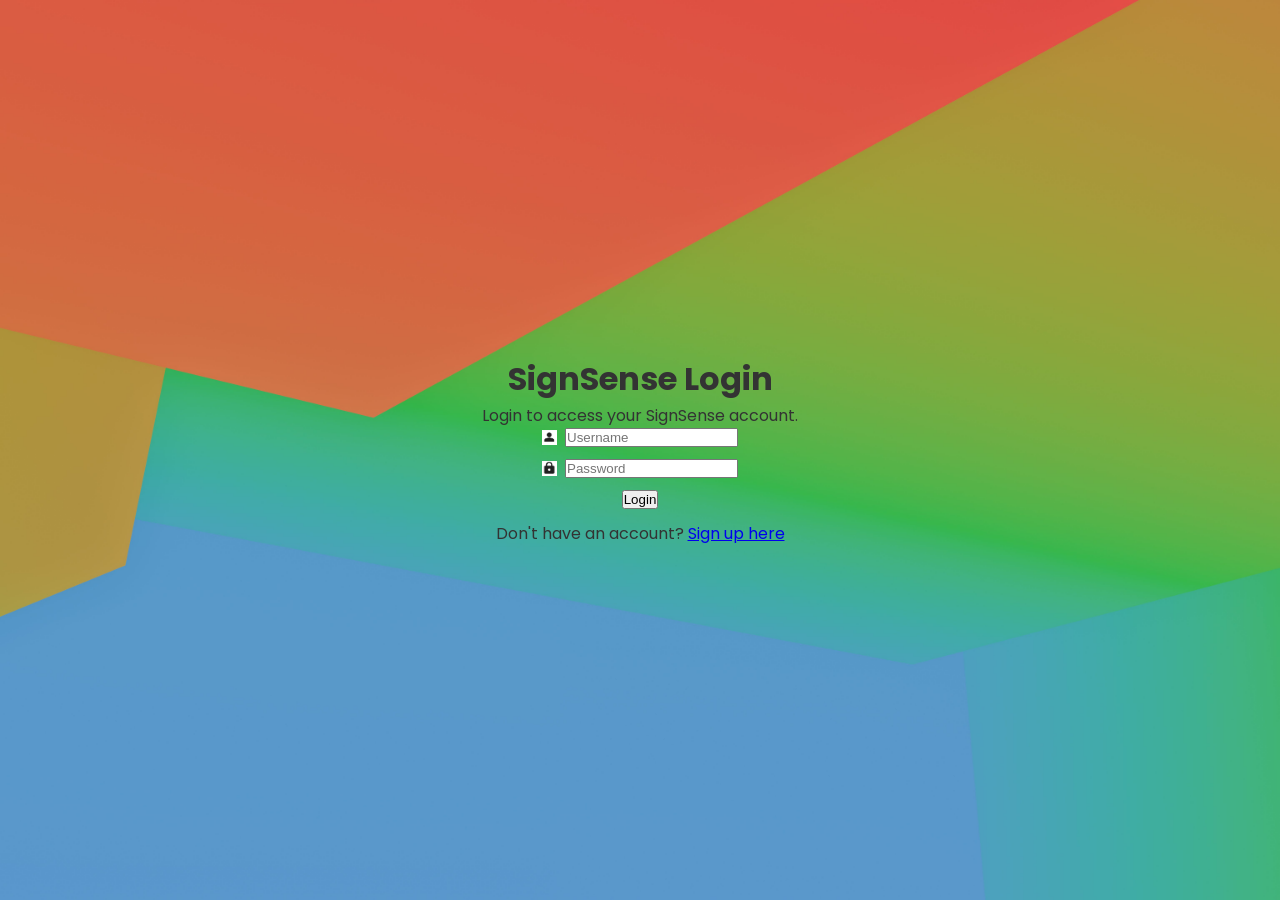
<file: SignSense/index.html>
<!DOCTYPE html>
<html lang="en">
    <head>
        <meta charset="UTF-8">
        <meta name="viewport" content="width=device-width, initial-scale=1.0">
        <title>SignSense Login</title> 
        <link rel="stylesheet" href="signup.css">
    </head>
    <body>
        <h1>SignSense Login</h1>
        <p class="sub">Login to access your SignSense account.</p>
        <form>
            <div class="input-row">
                <img src="man.png" alt="Man Icon">
                <input type="text" name="username" id="username-input" placeholder="Username" required>
            </div>
            <div class="input-row">
                <img src="lock.png" alt="Lock Icon">
                <input type="password" name="password" id="password-input" placeholder="Password" required>
            </div>
            <div class="input-row">
                <button type="submit">Login</button>
            </div>   
        </form>
        <p>Don't have an account? <a href="signup.html">Sign up here</a></p>
    </body>
            <script>
            const form = document.querySelector('form');
            form.addEventListener('submit', function (e) {  // if detects submit then move to index.html
                e.preventDefault(); // stop page from reloading
                window.location.href = 'camera.html';
            });
        </script>
    </body>
</html>
</html>
</file>
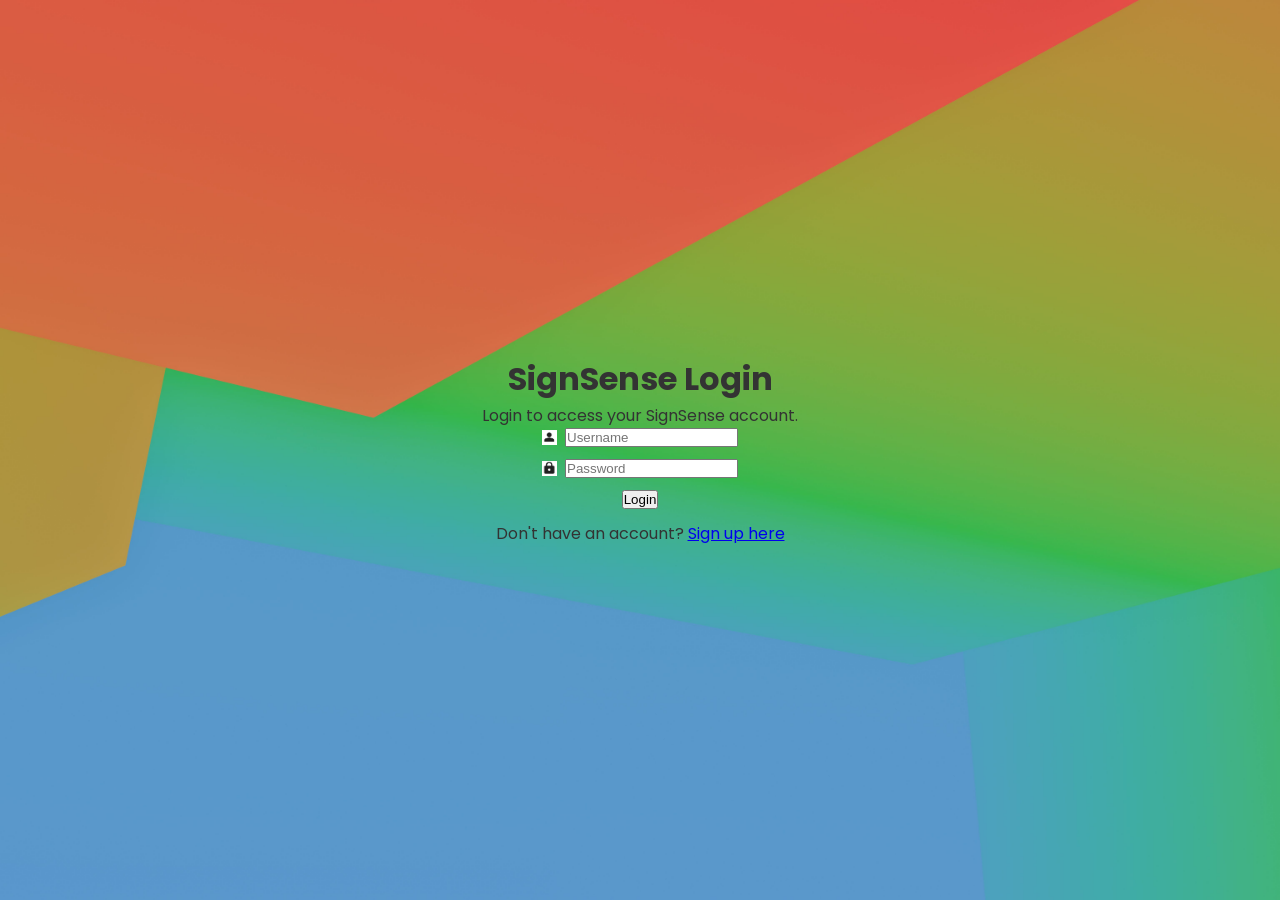
<file: SignSense/Main files/index.html>
<!DOCTYPE html>
<html lang="en">
    <head>
        <meta charset="UTF-8">
        <meta name="viewport" content="width=device-width, initial-scale=1.0">
        <title>SignSense Login</title> 
        <link rel="stylesheet" href="signup.css">
    </head>
    <body>
        <h1>SignSense Login</h1>
        <p class="sub">Login to access your SignSense account.</p>
        <form id="signinForm">
            <div class="input-row">
                <img src="man.png" alt="Man Icon">
                <input type="text" name="username" id="username-input" placeholder="Username" required>
            </div>
            <div class="input-row">
                <img src="lock.png" alt="Lock Icon">
                <input type="password" name="password" id="password-input" placeholder="Password" required>
            </div>
            <div class="input-row">
                <button type="submit">Login</button>
            </div>   
        </form>
        <p>Don't have an account? <a href="signup.html">Sign up here</a></p>

        <script>
            document.getElementById('signinForm').addEventListener('submit', function(e) {
                e.preventDefault();

                const username = document.getElementById('username-input').value.trim();
                const password = document.getElementById('password-input').value;

                let users = JSON.parse(localStorage.getItem('users')) || {};

                if (users[username] && users[username].password === password) {
                    sessionStorage.setItem('loggedInUser', username);
                    window.location.href = 'mainmenu.html';
                } else {
                    alert('Invalid username or password. Not authorized.');
                }
            });
        </script>
    </body>
</html>
</file>
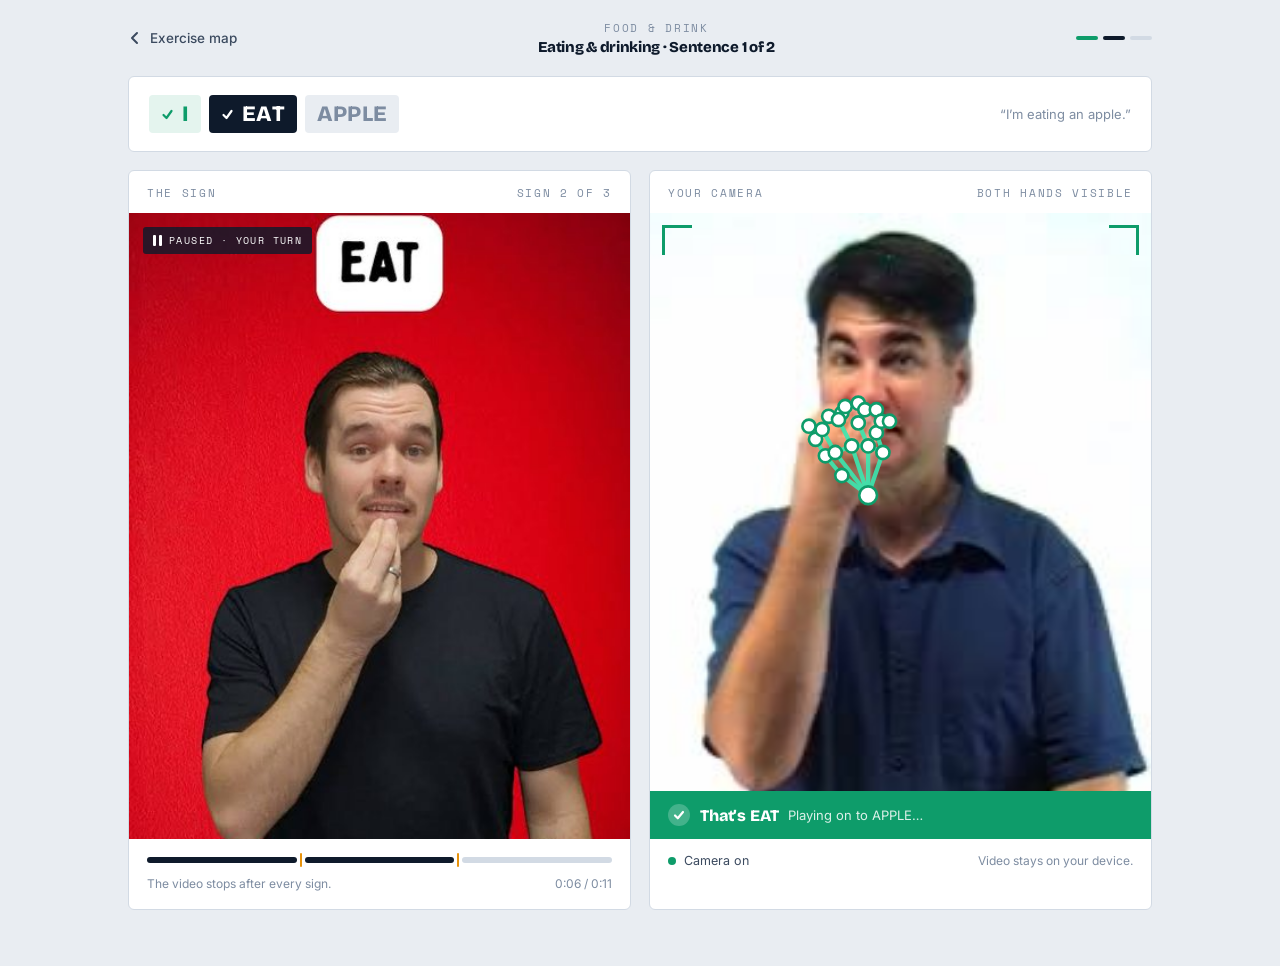
<file: MOCKUP-exercise.html>
<!DOCTYPE html>
<html lang="en">
<head>
<meta charset="utf-8">
<meta name="viewport" content="width=device-width, initial-scale=1">
<title>SignSense — Exercise</title>
<link rel="preconnect" href="https://fonts.googleapis.com">
<link rel="preconnect" href="https://fonts.gstatic.com" crossorigin>
<link href="https://fonts.googleapis.com/css2?family=Bricolage+Grotesque:opsz,wght@12..96,600;12..96,800&family=Inter:wght@400;500;600&family=Space+Mono:wght@400;700&display=swap" rel="stylesheet">
<style>
  :root{
    --ink:#0E1A2B;
    --ink-2:#16263C;
    --ink-soft:#3B4A5F;
    --muted:#7D8CA1;
    --page:#E9EDF2;
    --card:#FFFFFF;
    --line:#D2DAE4;
    --amber:#E8930C;
    --green:#0E9C6A;
    --green-soft:#E4F4EE;
    --display:"Bricolage Grotesque","Inter",system-ui,sans-serif;
    --body:"Inter",system-ui,-apple-system,sans-serif;
    --util:"Space Mono",ui-monospace,monospace;
  }
  *{box-sizing:border-box}
  body{
    margin:0;background:var(--page);color:var(--ink);
    font-family:var(--body);-webkit-font-smoothing:antialiased;
  }
  .shell{max-width:1080px;margin:0 auto;padding:0 28px 56px}
  .eyebrow{
    font-family:var(--util);font-size:10.5px;letter-spacing:.16em;text-transform:uppercase;
    color:var(--muted);margin:0;
  }

  /* ---------- top bar ---------- */
  .topbar{display:flex;align-items:center;justify-content:space-between;gap:20px;padding:20px 0}
  .back{
    display:flex;align-items:center;gap:8px;background:none;border:0;cursor:pointer;padding:0;
    font-family:var(--body);font-size:13.5px;font-weight:500;color:var(--ink-soft);
  }
  .back svg{display:block}
  .where{text-align:center}
  .where .lesson{
    font-family:var(--display);font-weight:800;font-size:15px;letter-spacing:-.02em;margin:2px 0 0;
  }
  .steps{display:flex;align-items:center;gap:5px}
  .step{width:22px;height:4px;border-radius:99px;background:var(--line)}
  .step.done{background:var(--green)}
  .step.now{background:var(--ink)}

  /* ---------- sentence strip ---------- */
  .sentence{
    background:var(--card);border:1px solid var(--line);border-radius:6px;
    padding:16px 20px;display:flex;align-items:center;gap:18px;flex-wrap:wrap;
  }
  .gloss{display:flex;align-items:center;gap:8px;flex-wrap:wrap}
  .word{
    font-family:var(--display);font-weight:800;font-size:22px;letter-spacing:.01em;
    padding:6px 12px;border-radius:4px;display:flex;align-items:center;gap:8px;
  }
  .word.done{color:var(--green);background:var(--green-soft)}
  .word.now{color:#fff;background:var(--ink)}
  .word.next{color:var(--muted);background:var(--page)}
  .word svg{display:block}
  .sentence .meaning{font-size:13px;color:var(--muted);margin-left:auto}

  /* ---------- panels ---------- */
  .panels{display:grid;grid-template-columns:1fr 1fr;gap:18px;margin-top:18px}
  .panel{background:var(--card);border:1px solid var(--line);border-radius:6px;overflow:hidden}
  .panel-head{
    display:flex;align-items:center;justify-content:space-between;gap:12px;
    padding:14px 18px 12px;
  }
  .stage{background:var(--ink);position:relative;aspect-ratio:4/5;display:flex;justify-content:center}
  .stage img{display:block;height:100%;width:100%;object-fit:cover}

  .paused{
    position:absolute;left:14px;top:14px;display:flex;align-items:center;gap:7px;
    background:rgba(14,26,43,.82);color:#fff;border-radius:3px;padding:6px 10px;
    font-family:var(--util);font-size:10px;letter-spacing:.14em;
  }
  .timeline{padding:14px 18px 18px}
  .track{display:flex;gap:3px;align-items:center}
  .seg{height:6px;border-radius:99px;background:var(--line);flex:1}
  .seg.played{background:var(--ink)}
  .marker{width:2px;height:14px;background:var(--amber);border-radius:99px;flex:none}
  .track-note{
    display:flex;justify-content:space-between;gap:12px;margin-top:9px;
    font-size:12px;color:var(--muted);
  }

  /* camera side */
  .cam-stage{position:relative;background:var(--ink-2)}
  .cam-inner{position:relative;height:100%;aspect-ratio:1/1}
  .cam-inner img{display:block;width:100%;height:100%;object-fit:cover}
  .overlay{position:absolute;inset:0;width:100%;height:100%}
  .lm-line{stroke:#3BE8B0;stroke-width:2.6;stroke-linecap:round;fill:none;opacity:.9}
  .lm-dot{fill:#FFFFFF;stroke:#0E9C6A;stroke-width:1.6}

  .corner{position:absolute;width:30px;height:30px;border:3px solid var(--green)}
  .c-tl{top:12px;left:12px;border-right:0;border-bottom:0}
  .c-tr{top:12px;right:12px;border-left:0;border-bottom:0}
  .c-bl{bottom:12px;left:12px;border-right:0;border-top:0}
  .c-br{bottom:12px;right:12px;border-left:0;border-top:0}

  .verdict{
    position:absolute;left:0;right:0;bottom:0;background:var(--green);color:#fff;
    display:flex;align-items:center;gap:10px;padding:13px 18px;
  }
  .verdict-mark{
    width:22px;height:22px;border-radius:50%;background:rgba(255,255,255,.22);
    display:grid;place-items:center;flex:none;
  }
  .verdict strong{font-family:var(--display);font-weight:800;font-size:16px;letter-spacing:-.01em}
  .verdict span{font-size:13px;color:rgba(255,255,255,.85)}

  .cam-foot{padding:14px 18px 18px;display:flex;align-items:center;justify-content:space-between;gap:12px}
  .live{display:flex;align-items:center;gap:8px;font-size:12.5px;color:var(--ink-soft)}
  .live-dot{width:8px;height:8px;border-radius:50%;background:var(--green);flex:none}
  .privacy{font-size:12px;color:var(--muted)}

  @media (max-width:820px){
    .panels{grid-template-columns:1fr}
    .sentence .meaning{margin-left:0;width:100%}
  }
</style>
</head>
<body>
<div class="shell">

  <header class="topbar">
    <button class="back">
      <svg width="14" height="14" viewBox="0 0 14 14" fill="none" aria-hidden="true">
        <path d="M9 2 4 7l5 5" stroke="currentColor" stroke-width="2" stroke-linecap="round" stroke-linejoin="round"/>
      </svg>
      Exercise map
    </button>
    <div class="where">
      <p class="eyebrow">Food &amp; drink</p>
      <p class="lesson">Eating &amp; drinking · Sentence 1 of 2</p>
    </div>
    <div class="steps" aria-label="Sign 2 of 3">
      <span class="step done"></span>
      <span class="step now"></span>
      <span class="step"></span>
    </div>
  </header>

  <section class="sentence">
    <div class="gloss">
      <span class="word done">
        <svg width="13" height="13" viewBox="0 0 13 13" fill="none" aria-hidden="true">
          <path d="M2.5 7l3 3 5-7" stroke="currentColor" stroke-width="2.2" stroke-linecap="round" stroke-linejoin="round"/>
        </svg>
        I
      </span>
      <span class="word now">
        <svg width="13" height="13" viewBox="0 0 13 13" fill="none" aria-hidden="true">
          <path d="M2.5 7l3 3 5-7" stroke="currentColor" stroke-width="2.2" stroke-linecap="round" stroke-linejoin="round"/>
        </svg>
        EAT
      </span>
      <span class="word next">APPLE</span>
    </div>
    <p class="meaning">“I’m eating an apple.”</p>
  </section>

  <div class="panels">

    <section class="panel">
      <div class="panel-head">
        <p class="eyebrow">The sign</p>
        <p class="eyebrow">Sign 2 of 3</p>
      </div>
      <div class="stage">
        <img src="[data-uri]" alt="Video paused on a signer producing the Auslan sign for eat.">
        <div class="paused">
          <svg width="9" height="11" viewBox="0 0 9 11" fill="none" aria-hidden="true">
            <rect x="0" y="0" width="3" height="11" rx="1" fill="currentColor"/>
            <rect x="6" y="0" width="3" height="11" rx="1" fill="currentColor"/>
          </svg>
          PAUSED · YOUR TURN
        </div>
      </div>
      <div class="timeline">
        <div class="track" aria-hidden="true">
          <span class="seg played"></span>
          <span class="marker"></span>
          <span class="seg played"></span>
          <span class="marker"></span>
          <span class="seg"></span>
        </div>
        <div class="track-note">
          <span>The video stops after every sign.</span>
          <span>0:06 / 0:11</span>
        </div>
      </div>
    </section>

    <section class="panel">
      <div class="panel-head">
        <p class="eyebrow">Your camera</p>
        <p class="eyebrow">Both hands visible</p>
      </div>
      <div class="stage cam-stage">
        <div class="cam-inner">
          <img src="[data-uri]" alt="Camera view of a learner producing the sign for eat, with hand landmarks drawn over their hand.">
          <svg class="overlay" viewBox="0 0 240 240" aria-hidden="true">
           <g transform="translate(27.1,-0.2) scale(0.63)">
            <g class="lm-line">
              <path d="M128 172 L112 160 L102 148 L96 138 L92 130"/>
              <path d="M128 172 L108 146 L100 132 L104 124 L112 122"/>
              <path d="M128 172 L118 142 L110 126 L114 118 L122 116"/>
              <path d="M128 172 L128 142 L122 128 L126 120 L133 120"/>
              <path d="M128 172 L137 146 L133 134 L136 127 L141 127"/>
              <path d="M108 146 L118 142 L128 142 L137 146"/>
            </g>
            <g class="lm-dot">
              <circle cx="128" cy="172" r="5.4"/>
              <circle cx="112" cy="160" r="4"/><circle cx="102" cy="148" r="4"/><circle cx="96" cy="138" r="4"/><circle cx="92" cy="130" r="4"/>
              <circle cx="108" cy="146" r="4"/><circle cx="100" cy="132" r="4"/><circle cx="104" cy="124" r="4"/><circle cx="112" cy="122" r="4"/>
              <circle cx="118" cy="142" r="4"/><circle cx="110" cy="126" r="4"/><circle cx="114" cy="118" r="4"/><circle cx="122" cy="116" r="4"/>
              <circle cx="128" cy="142" r="4"/><circle cx="122" cy="128" r="4"/><circle cx="126" cy="120" r="4"/><circle cx="133" cy="120" r="4"/>
              <circle cx="137" cy="146" r="4"/><circle cx="133" cy="134" r="4"/><circle cx="136" cy="127" r="4"/><circle cx="141" cy="127" r="4"/>
            </g>
           </g>
          </svg>
        </div>
        <span class="corner c-tl"></span>
        <span class="corner c-tr"></span>
        <span class="corner c-bl"></span>
        <span class="corner c-br"></span>
        <div class="verdict">
          <span class="verdict-mark">
            <svg width="12" height="12" viewBox="0 0 12 12" fill="none" aria-hidden="true">
              <path d="M2 6.5l2.8 2.8L10 3" stroke="#fff" stroke-width="2.2" stroke-linecap="round" stroke-linejoin="round"/>
            </svg>
          </span>
          <strong>That’s EAT</strong>
          <span>Playing on to APPLE…</span>
        </div>
      </div>
      <div class="cam-foot">
        <span class="live"><span class="live-dot"></span> Camera on</span>
        <span class="privacy">Video stays on your device.</span>
      </div>
    </section>

  </div>

</div>
</body>
</html>
</file>
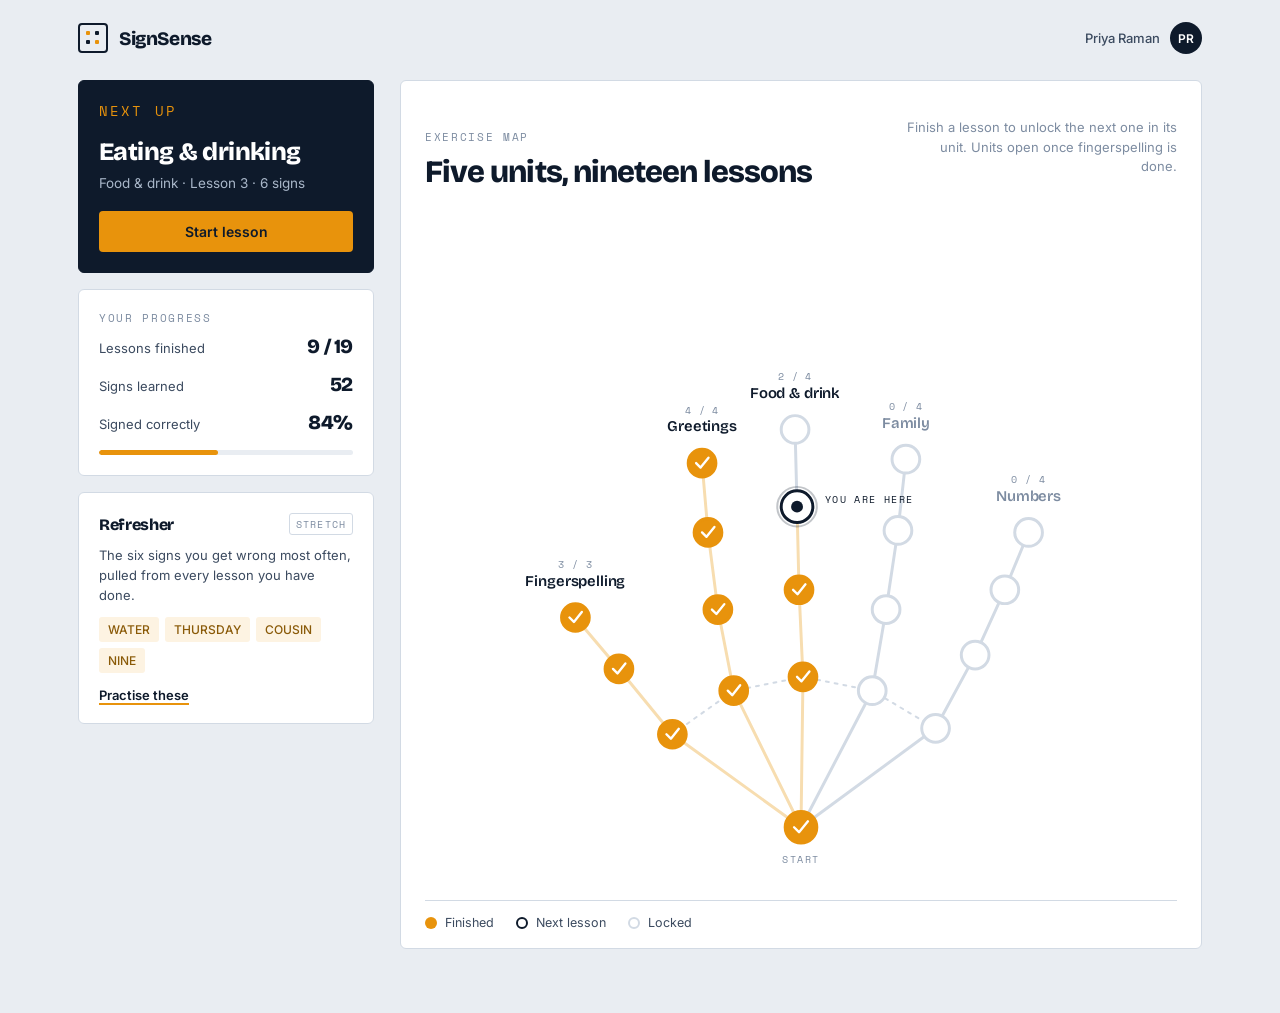
<file: MOCKUP-map.html>
<!DOCTYPE html>
<html lang="en">
<head>
<meta charset="utf-8">
<meta name="viewport" content="width=device-width, initial-scale=1">
<title>SignSense — Exercise map</title>
<link rel="preconnect" href="https://fonts.googleapis.com">
<link rel="preconnect" href="https://fonts.gstatic.com" crossorigin>
<link href="https://fonts.googleapis.com/css2?family=Bricolage+Grotesque:opsz,wght@12..96,600;12..96,800&family=Inter:wght@400;500;600&family=Space+Mono:wght@400;700&display=swap" rel="stylesheet">
<style>
  :root{
    --ink:#0E1A2B;
    --ink-soft:#3B4A5F;
    --muted:#7D8CA1;
    --page:#E9EDF2;
    --card:#FFFFFF;
    --line:#D2DAE4;
    --amber:#E8930C;
    --amber-dim:#F7DDB0;
    --green:#0E9C6A;
    --display:"Bricolage Grotesque","Inter",system-ui,sans-serif;
    --body:"Inter",system-ui,-apple-system,sans-serif;
    --util:"Space Mono",ui-monospace,monospace;
  }
  *{box-sizing:border-box}
  body{
    margin:0;background:var(--page);color:var(--ink);
    font-family:var(--body);-webkit-font-smoothing:antialiased;
  }
  .shell{max-width:1180px;margin:0 auto;padding:0 28px 64px}

  /* ---------- top bar ---------- */
  .topbar{
    display:flex;align-items:center;justify-content:space-between;
    padding:22px 0 26px;
  }
  .brand{display:flex;align-items:center;gap:11px}
  .brand-mark{
    width:30px;height:30px;border:2px solid var(--ink);border-radius:4px;
    position:relative;flex:none;
  }
  .brand-mark::before,.brand-mark::after{
    content:"";position:absolute;background:var(--amber);border-radius:1px;
  }
  .brand-mark::before{width:4px;height:4px;left:6px;top:6px;
    box-shadow:9px 0 0 var(--ink),0 9px 0 var(--ink),9px 9px 0 var(--amber);}
  .brand-mark::after{width:4px;height:4px;left:6px;top:15px;opacity:0}
  .brand-name{font-family:var(--display);font-weight:800;font-size:19px;letter-spacing:-.02em}
  .who{display:flex;align-items:center;gap:10px}
  .who-name{font-size:13px;font-weight:500;color:var(--ink-soft)}
  .avatar{
    width:32px;height:32px;border-radius:50%;background:var(--ink);color:#fff;
    display:grid;place-items:center;font-size:12px;font-weight:600;letter-spacing:.02em;
  }

  /* ---------- layout ---------- */
  .grid{display:grid;grid-template-columns:296px 1fr;gap:26px;align-items:start}

  .eyebrow{
    font-family:var(--util);font-size:10.5px;letter-spacing:.16em;text-transform:uppercase;
    color:var(--muted);margin:0 0 8px;
  }

  /* ---------- rail ---------- */
  .rail{display:flex;flex-direction:column;gap:16px;position:sticky;top:24px}
  .card{background:var(--card);border:1px solid var(--line);border-radius:6px;padding:20px}

  .continue{background:var(--ink);border-color:var(--ink);color:#fff}
  .continue .eyebrow{color:var(--amber)}
  .continue h2{
    font-family:var(--display);font-weight:800;font-size:25px;line-height:1.1;
    letter-spacing:-.025em;margin:0 0 6px;
  }
  .continue p{margin:0 0 18px;font-size:13.5px;line-height:1.5;color:#A9B7C9}
  .btn{
    display:block;width:100%;border:0;border-radius:4px;cursor:pointer;
    font-family:var(--body);font-size:14px;font-weight:600;padding:12px 16px;text-align:center;
    background:var(--amber);color:var(--ink);
  }
  .btn:focus-visible{outline:3px solid #fff;outline-offset:2px}

  .stats dl{margin:0;display:flex;flex-direction:column;gap:14px}
  .stat{display:flex;align-items:baseline;justify-content:space-between;gap:12px}
  .stat dt{font-size:13px;color:var(--ink-soft)}
  .stat dd{margin:0;font-family:var(--display);font-weight:800;font-size:20px;letter-spacing:-.02em}
  .bar{height:5px;background:var(--page);border-radius:99px;margin-top:16px;overflow:hidden}
  .bar span{display:block;height:100%;width:47%;background:var(--amber);border-radius:99px}

  .refresher{display:flex;flex-direction:column;gap:10px}
  .refresher-head{display:flex;align-items:center;justify-content:space-between;gap:10px}
  .refresher h3{font-family:var(--display);font-weight:800;font-size:16px;margin:0;letter-spacing:-.02em}
  .tag{
    font-family:var(--util);font-size:9.5px;letter-spacing:.12em;text-transform:uppercase;
    color:var(--muted);border:1px solid var(--line);border-radius:3px;padding:3px 6px;flex:none;
  }
  .refresher p{margin:0;font-size:13px;line-height:1.55;color:var(--ink-soft)}
  .chips{display:flex;flex-wrap:wrap;gap:6px;margin-top:2px}
  .chip{
    font-size:12px;font-weight:500;padding:5px 9px;border-radius:3px;
    background:#FDF3E2;color:#8A5A08;
  }
  .link{
    background:none;border:0;padding:0;margin-top:4px;cursor:pointer;text-align:left;
    font-family:var(--body);font-size:13px;font-weight:600;color:var(--ink);
    text-decoration:underline;text-underline-offset:3px;text-decoration-thickness:1.5px;
    text-decoration-color:var(--amber);
  }

  /* ---------- map ---------- */
  .mapcard{background:var(--card);border:1px solid var(--line);border-radius:6px;padding:24px 24px 18px}
  .maphead{display:flex;align-items:flex-end;justify-content:space-between;gap:20px;margin-bottom:4px}
  .maphead h1{
    font-family:var(--display);font-weight:800;font-size:31px;letter-spacing:-.03em;margin:0;
  }
  .maphead .note{font-size:13px;color:var(--muted);max-width:270px;text-align:right;line-height:1.5}
  .mapsvg{display:block;width:100%;height:auto;margin-top:4px}

  .link-line{stroke:var(--line);stroke-width:3;stroke-linecap:round;fill:none}
  .link-done{stroke:var(--amber-dim)}
  .knuckle{stroke:var(--line);stroke-width:2;stroke-dasharray:3 6;stroke-linecap:round;fill:none}
  .node{stroke-width:3}
  .node-done{fill:var(--amber);stroke:var(--amber)}
  .node-locked{fill:#fff;stroke:var(--line)}
  .node-current{fill:#fff;stroke:var(--ink)}
  .pulse{fill:none;stroke:var(--ink);stroke-width:2;opacity:.25;transform-origin:center}
  .tick{stroke:#fff;stroke-width:2.4;stroke-linecap:round;stroke-linejoin:round;fill:none}
  .unit{
    font-family:var(--display);font-weight:600;font-size:15px;fill:var(--ink);letter-spacing:-.01em;
  }
  .unit-locked{fill:var(--muted)}
  .count{font-family:var(--util);font-size:10.5px;fill:var(--muted);letter-spacing:.08em}
  .start{font-family:var(--util);font-size:10.5px;fill:var(--muted);letter-spacing:.14em}
  .here{font-family:var(--util);font-size:10px;fill:var(--ink);letter-spacing:.14em}

  @keyframes ping{
    0%{r:20;opacity:.35}
    70%{r:33;opacity:0}
    100%{r:33;opacity:0}
  }
  .pulse{animation:ping 2.4s ease-out infinite}
  @media (prefers-reduced-motion:reduce){.pulse{animation:none;opacity:.2}}

  .legend{
    display:flex;gap:22px;flex-wrap:wrap;border-top:1px solid var(--line);
    margin-top:14px;padding-top:14px;
  }
  .legend div{display:flex;align-items:center;gap:8px;font-size:12.5px;color:var(--ink-soft)}
  .dot{width:12px;height:12px;border-radius:50%;flex:none}
  .dot.done{background:var(--amber)}
  .dot.current{background:#fff;border:2.5px solid var(--ink)}
  .dot.locked{background:#fff;border:2.5px solid var(--line)}

  @media (max-width:900px){
    .grid{grid-template-columns:1fr}
    .rail{position:static;order:2}
    .maphead{flex-direction:column;align-items:flex-start;gap:8px}
    .maphead .note{text-align:left}
  }
</style>
</head>
<body>
<div class="shell">

  <header class="topbar">
    <div class="brand">
      <div class="brand-mark" aria-hidden="true"></div>
      <div class="brand-name">SignSense</div>
    </div>
    <div class="who">
      <span class="who-name">Priya Raman</span>
      <div class="avatar" aria-hidden="true">PR</div>
    </div>
  </header>

  <div class="grid">

    <aside class="rail">

      <section class="card continue">
        <p class="eyebrow">Next up</p>
        <h2>Eating &amp; drinking</h2>
        <p>Food &amp; drink · Lesson 3 · 6 signs</p>
        <button class="btn">Start lesson</button>
      </section>

      <section class="card stats">
        <p class="eyebrow">Your progress</p>
        <dl>
          <div class="stat"><dt>Lessons finished</dt><dd>9 / 19</dd></div>
          <div class="stat"><dt>Signs learned</dt><dd>52</dd></div>
          <div class="stat"><dt>Signed correctly</dt><dd>84%</dd></div>
        </dl>
        <div class="bar" aria-hidden="true"><span></span></div>
      </section>

      <section class="card refresher">
        <div class="refresher-head">
          <h3>Refresher</h3>
          <span class="tag">Stretch</span>
        </div>
        <p>The six signs you get wrong most often, pulled from every lesson you have done.</p>
        <div class="chips">
          <span class="chip">WATER</span>
          <span class="chip">THURSDAY</span>
          <span class="chip">COUSIN</span>
          <span class="chip">NINE</span>
        </div>
        <button class="link">Practise these</button>
      </section>

    </aside>

    <section class="mapcard">
      <div class="maphead">
        <div>
          <p class="eyebrow">Exercise map</p>
          <h1>Five units, nineteen lessons</h1>
        </div>
        <p class="note">Finish a lesson to unlock the next one in its unit. Units open once fingerspelling is done.</p>
      </div>

      <svg class="mapsvg" viewBox="0 0 760 700" role="img" aria-label="Exercise map showing five units branching from a starting point. Fingerspelling and Greetings are complete, Food and drink is in progress, Family and Numbers are locked.">

        <!-- palm links -->
        <path class="link-line link-done" d="M380 640 L250 546"/>
        <path class="link-line link-done" d="M380 640 L312 502"/>
        <path class="link-line link-done" d="M380 640 L382 488"/>
        <path class="link-line" d="M380 640 L452 502"/>
        <path class="link-line" d="M380 640 L516 540"/>
        <path class="knuckle" d="M250 546 L312 502 L382 488 L452 502 L516 540"/>

        <!-- unit 1 · fingerspelling (complete) -->
        <path class="link-line link-done" d="M250 546 L196 480 L152 428"/>
        <!-- unit 2 · greetings (complete) -->
        <path class="link-line link-done" d="M312 502 L296 420 L286 342 L280 272"/>
        <!-- unit 3 · food and drink (in progress) -->
        <path class="link-line link-done" d="M382 488 L378 400 L376 316"/>
        <path class="link-line" d="M376 316 L374 238"/>
        <!-- unit 4 · family (locked) -->
        <path class="link-line" d="M452 502 L466 420 L478 340 L486 268"/>
        <!-- unit 5 · numbers (locked) -->
        <path class="link-line" d="M516 540 L556 466 L586 400 L610 342"/>

        <!-- start -->
        <circle class="node node-done" cx="380" cy="640" r="16"/>
        <path class="tick" d="M373 640 l5 5 9 -11"/>
        <text class="start" x="380" y="676" text-anchor="middle">START</text>

        <!-- unit 1 nodes -->
        <circle class="node node-done" cx="250" cy="546" r="14"/><path class="tick" d="M244 546 l4.5 4.5 8 -10"/>
        <circle class="node node-done" cx="196" cy="480" r="14"/><path class="tick" d="M190 480 l4.5 4.5 8 -10"/>
        <circle class="node node-done" cx="152" cy="428" r="14"/><path class="tick" d="M146 428 l4.5 4.5 8 -10"/>
        <text class="unit" x="152" y="396" text-anchor="middle">Fingerspelling</text>
        <text class="count" x="152" y="378" text-anchor="middle">3 / 3</text>

        <!-- unit 2 nodes -->
        <circle class="node node-done" cx="312" cy="502" r="14"/><path class="tick" d="M306 502 l4.5 4.5 8 -10"/>
        <circle class="node node-done" cx="296" cy="420" r="14"/><path class="tick" d="M290 420 l4.5 4.5 8 -10"/>
        <circle class="node node-done" cx="286" cy="342" r="14"/><path class="tick" d="M280 342 l4.5 4.5 8 -10"/>
        <circle class="node node-done" cx="280" cy="272" r="14"/><path class="tick" d="M274 272 l4.5 4.5 8 -10"/>
        <text class="unit" x="280" y="240" text-anchor="middle">Greetings</text>
        <text class="count" x="280" y="222" text-anchor="middle">4 / 4</text>

        <!-- unit 3 nodes -->
        <circle class="node node-done" cx="382" cy="488" r="14"/><path class="tick" d="M376 488 l4.5 4.5 8 -10"/>
        <circle class="node node-done" cx="378" cy="400" r="14"/><path class="tick" d="M372 400 l4.5 4.5 8 -10"/>
        <circle class="pulse" cx="376" cy="316" r="20"/>
        <circle class="node node-current" cx="376" cy="316" r="16"/>
        <circle cx="376" cy="316" r="6" fill="#0E1A2B"/>
        <text class="here" x="404" y="312" text-anchor="start">YOU ARE HERE</text>
        <circle class="node node-locked" cx="374" cy="238" r="14"/>
        <text class="unit" x="374" y="206" text-anchor="middle">Food &amp; drink</text>
        <text class="count" x="374" y="188" text-anchor="middle">2 / 4</text>

        <!-- unit 4 nodes -->
        <circle class="node node-locked" cx="452" cy="502" r="14"/>
        <circle class="node node-locked" cx="466" cy="420" r="14"/>
        <circle class="node node-locked" cx="478" cy="340" r="14"/>
        <circle class="node node-locked" cx="486" cy="268" r="14"/>
        <text class="unit unit-locked" x="486" y="236" text-anchor="middle">Family</text>
        <text class="count" x="486" y="218" text-anchor="middle">0 / 4</text>

        <!-- unit 5 nodes -->
        <circle class="node node-locked" cx="516" cy="540" r="14"/>
        <circle class="node node-locked" cx="556" cy="466" r="14"/>
        <circle class="node node-locked" cx="586" cy="400" r="14"/>
        <circle class="node node-locked" cx="610" cy="342" r="14"/>
        <text class="unit unit-locked" x="610" y="310" text-anchor="middle">Numbers</text>
        <text class="count" x="610" y="292" text-anchor="middle">0 / 4</text>

      </svg>

      <div class="legend">
        <div><span class="dot done"></span> Finished</div>
        <div><span class="dot current"></span> Next lesson</div>
        <div><span class="dot locked"></span> Locked</div>
      </div>
    </section>

  </div>
</div>
</body>
</html>
</file>
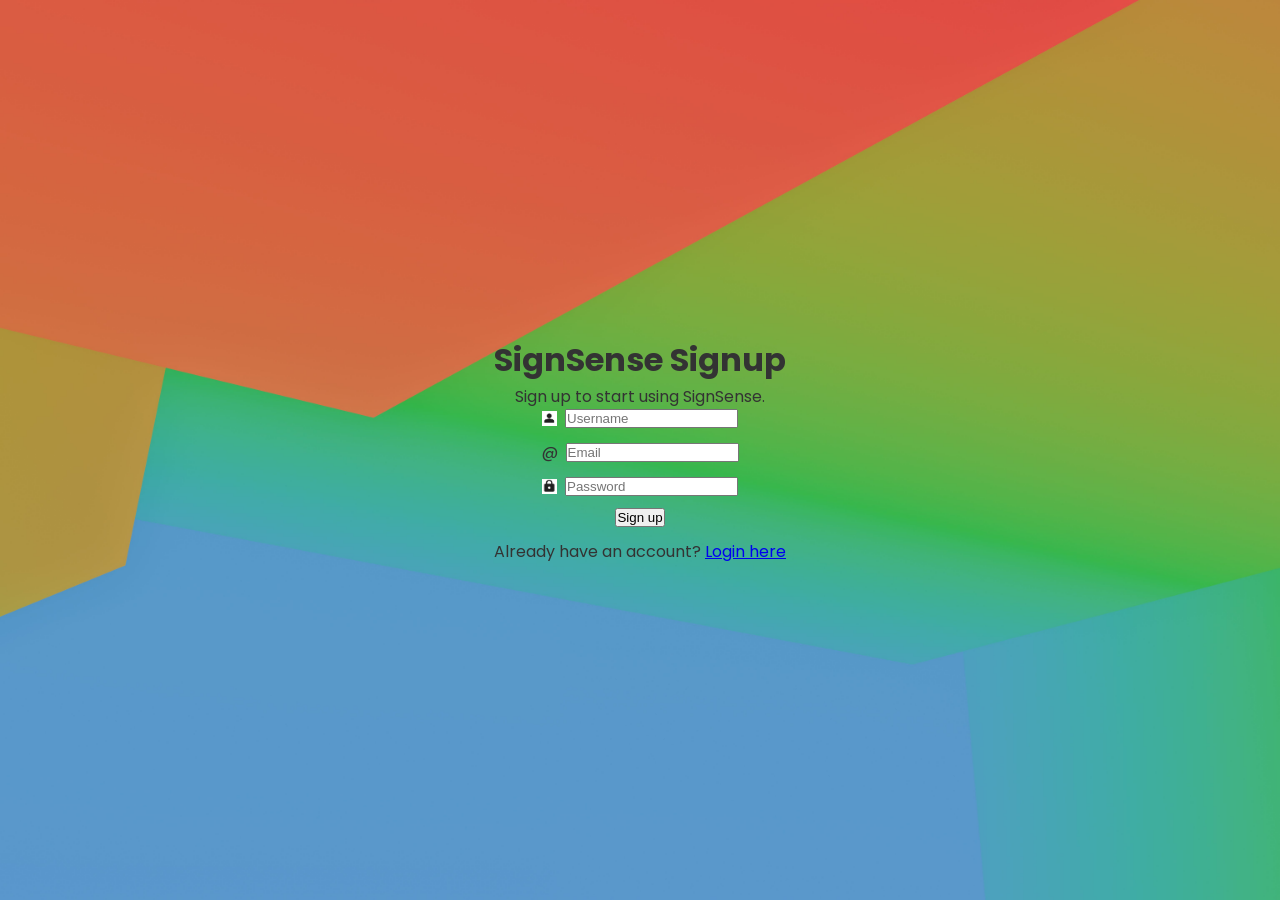
<file: SignSense/signup.html>
<!DOCTYPE html>
<html lang="en">
    <head>
        <meta charset="UTF-8">
        <meta name="viewport" content="width=device-width, initial-scale=1.0">
        <title>SignSense Signup</title> 
        <link rel="stylesheet" href="signup.css">
    </head>
    <body>
        <h1>SignSense Signup</h1>
        <p class="sub">Sign up to start using SignSense.</p>
        <form>
            <div class="input-row">
                <img src="man.png" alt="Man Icon">
                <input type="text" name="username" id="username-input" placeholder="Username" required>
            </div>
           <div class="input-row">
                <label for="email-input">
                <span>@</span>
                </label>
                <input type="email" name="email" id="email-input" placeholder="Email" required>
            </div>
            <div class="input-row">
                <img src="lock.png" alt="Lock Icon">
                <input type="password" name="password" id="password-input" placeholder="Password" required>
            </div>
            <div class="input-row">
                <button type="submit">Sign up</button>
            </div>   
        </form>
        <p>Already have an account? <a href="index.html">Login here</a></p>
    </body>
            <script>
            const form = document.querySelector('form');
            form.addEventListener('submit', function (e) {  // if detects submit then move to login.html
                e.preventDefault(); // stop page from reloading
                window.location.href = 'index.html';
            });
        </script>
    </body>
</html>
</html>
</file>
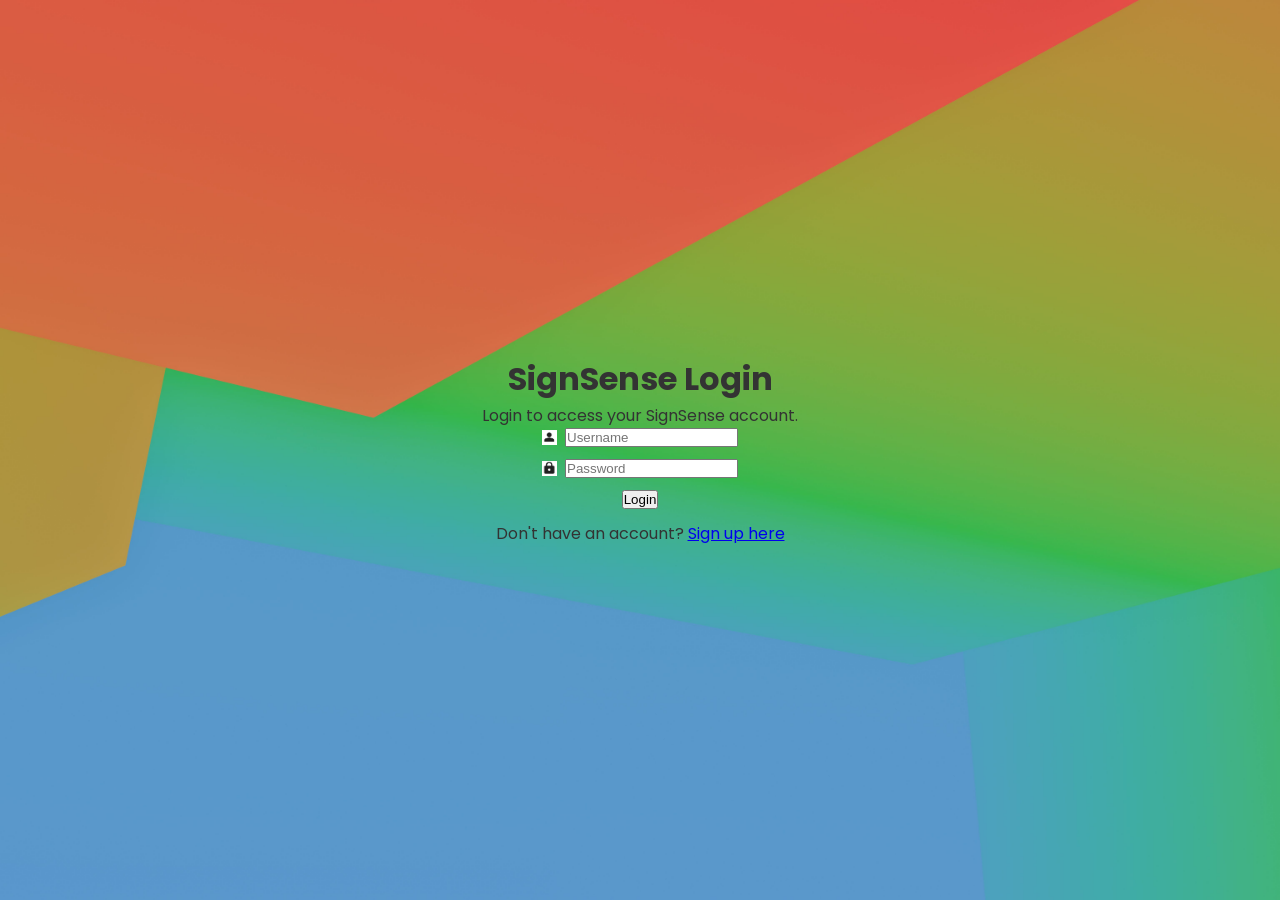
<file: SignSense/Main files/mainmenu.html>
<!DOCTYPE html>
<html lang="en">
    <head>
        <meta charset="UTF-8">
        <meta name="viewport" content="width=device-width, initial-scale=1.0">
        <title>SignSense MainMenu</title>
        <link rel="stylesheet" href="mainmenu.css">
        <script>
            // Guard clause: runs before the page paints anything
            if (!sessionStorage.getItem('loggedInUser')) {
                window.location.href = 'index.html';
            }
        </script>
    </head>
    <body>
        <h1>SignSense MainMenu</h1>
        <p class="sub">Welcome to SignSense!</p>
         <p class="sub">Learn the basics of sign language with our interactive lessons.</p>
        <h2>Level 1: Introduction to Sign Language</h2>
        <a href= "auslan_web_demo.html" class="button">Meet and Greet</a>

    </a> 
    </body>
</html>
</file>
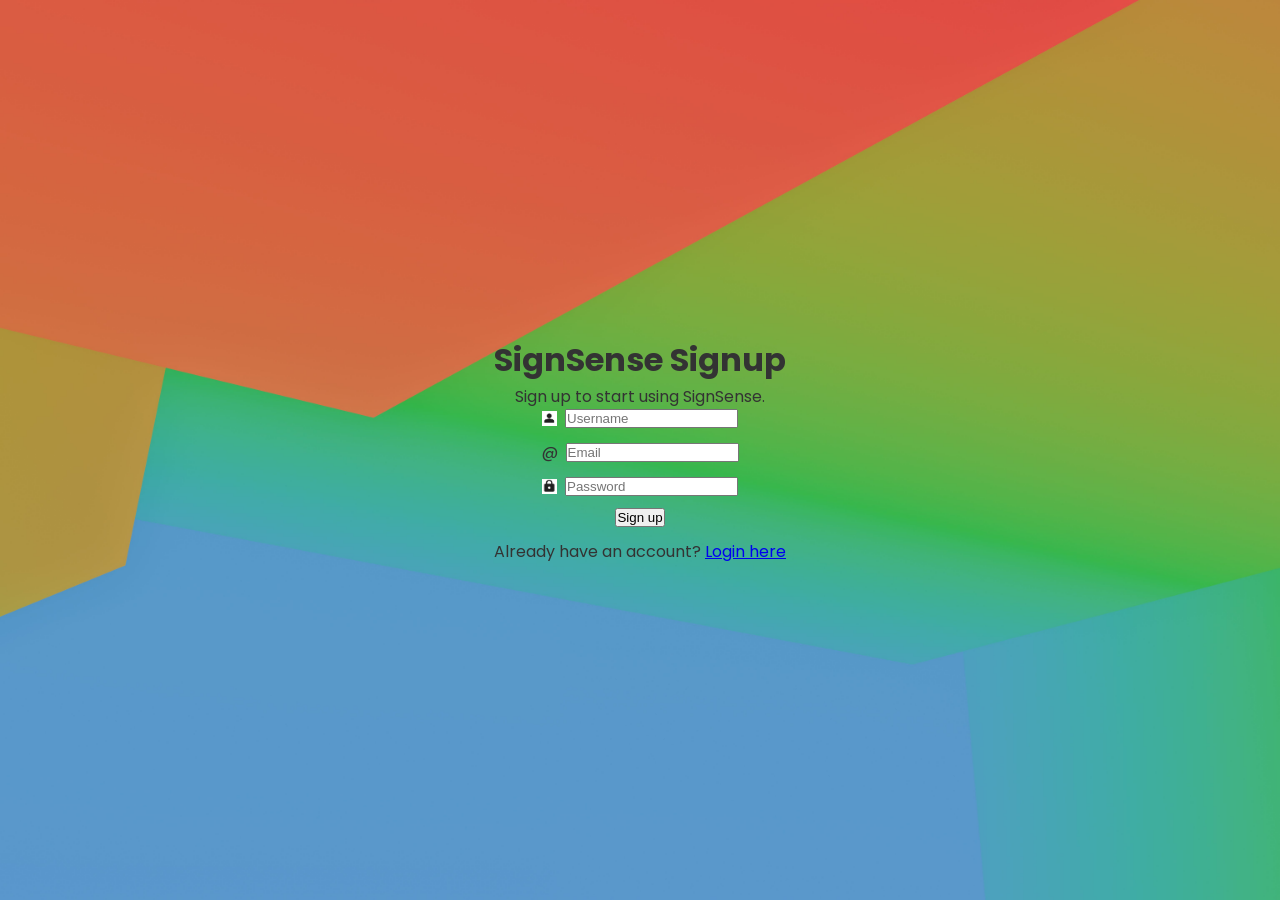
<file: SignSense/Main files/signup.html>
<!DOCTYPE html>
<html lang="en">
    <head>
        <meta charset="UTF-8">
        <meta name="viewport" content="width=device-width, initial-scale=1.0">
        <title>SignSense Signup</title> 
        <link rel="stylesheet" href="signup.css">
    </head>
    <body>
        <h1>SignSense Signup</h1>
        <p class="sub">Sign up to start using SignSense.</p>
        <form id="signupForm">
            <div class="input-row">
                <img src="man.png" alt="Man Icon">
                <input type="text" name="username" id="username-input" placeholder="Username" required>
            </div>
           <div class="input-row">
                <label for="email-input">
                <span>@</span>
                </label>
                <input type="email" name="email" id="email-input" placeholder="Email" required>
            </div>
            <div class="input-row">
                <img src="lock.png" alt="Lock Icon">
                <input type="password" name="password" id="password-input" placeholder="Password" required>
            </div>
            <div class="input-row">
                <button type="submit">Sign up</button>
            </div>   
        </form>
        <p>Already have an account? <a href="index.html">Login here</a></p>

        <script>
            document.getElementById('signupForm').addEventListener('submit', function(e) {
                e.preventDefault();

                const username = document.getElementById('username-input').value.trim();
                const email = document.getElementById('email-input').value.trim();
                const password = document.getElementById('password-input').value;

                let users = JSON.parse(localStorage.getItem('users')) || {};

                if (users[username]) {
                    alert('That username is already taken.');
                    return;
                }

                users[username] = { email: email, password: password }; // NOTE: plain text, demo only
                localStorage.setItem('users', JSON.stringify(users));

                alert('Account created! Please sign in.');
                window.location.href = 'index.html';
            });
        </script>
    </body>
</html>
</file>
<file: SignSense/signup.css>
@import url('https://fonts.googleapis.com/css2?family=Poppins:ital,wght@0,100;0,200;0,300;0,400;0,500;0,600;0,700;0,800;0,900;1,100;1,200;1,300;1,400;1,500;1,600;1,700;1,800;1,900&display=swap');

:root { 
    --accent-color: #4CAF50;
    --base-color: #f5f5f5;
    --text-color: #333;
    --input-color: #fff;
}

* {
    margin: 0;
    padding: 0;
}

html {
    font-family: 'Poppins', sans-serif;
    font-size: 16px;
    color: var(--text-color);
    text-align: center;
}

body { 
    min-height: 100vh;
    background-image: url('background.jpg');
    background-size: cover;
    background-position: right;
    overflow: hidden;
    display: flex;
    flex-direction: column;
    align-items: center;
    justify-content: center;
}

.input-row {
    display: flex;
    align-items: center;
    gap: 8px;
    margin-bottom: 12px;
    justify-content: center;
}
.input-row img {
    width: 15px;
    height: 15px;
}
</file>
<file: SignSense/Main files/signup.css>
@import url('https://fonts.googleapis.com/css2?family=Poppins:ital,wght@0,100;0,200;0,300;0,400;0,500;0,600;0,700;0,800;0,900;1,100;1,200;1,300;1,400;1,500;1,600;1,700;1,800;1,900&display=swap');

:root { 
    --accent-color: #4CAF50;
    --base-color: #f5f5f5;
    --text-color: #333;
    --input-color: #fff;
}

* {
    margin: 0;
    padding: 0;
}

html {
    font-family: 'Poppins', sans-serif;
    font-size: 16px;
    color: var(--text-color);
    text-align: center;
}

body { 
    min-height: 100vh;
    background-image: url('background.jpg');
    background-size: cover;
    background-position: right;
    overflow: hidden;
    display: flex;
    flex-direction: column;
    align-items: center;
    justify-content: center;
}

.input-row {
    display: flex;
    align-items: center;
    gap: 8px;
    margin-bottom: 12px;
    justify-content: center;
}
.input-row img {
    width: 15px;
    height: 15px;
}
</file>
<file: SignSense/Main files/mainmenu.css>
body { 
    min-height: 100vh;
    background-image: url('background.jpg');
    background-size: cover;
    background-position: middle top;
    overflow: hidden;
    display: flex;
    flex-direction: column;
    align-items: center;
    justify-content: center;
}
</file>
